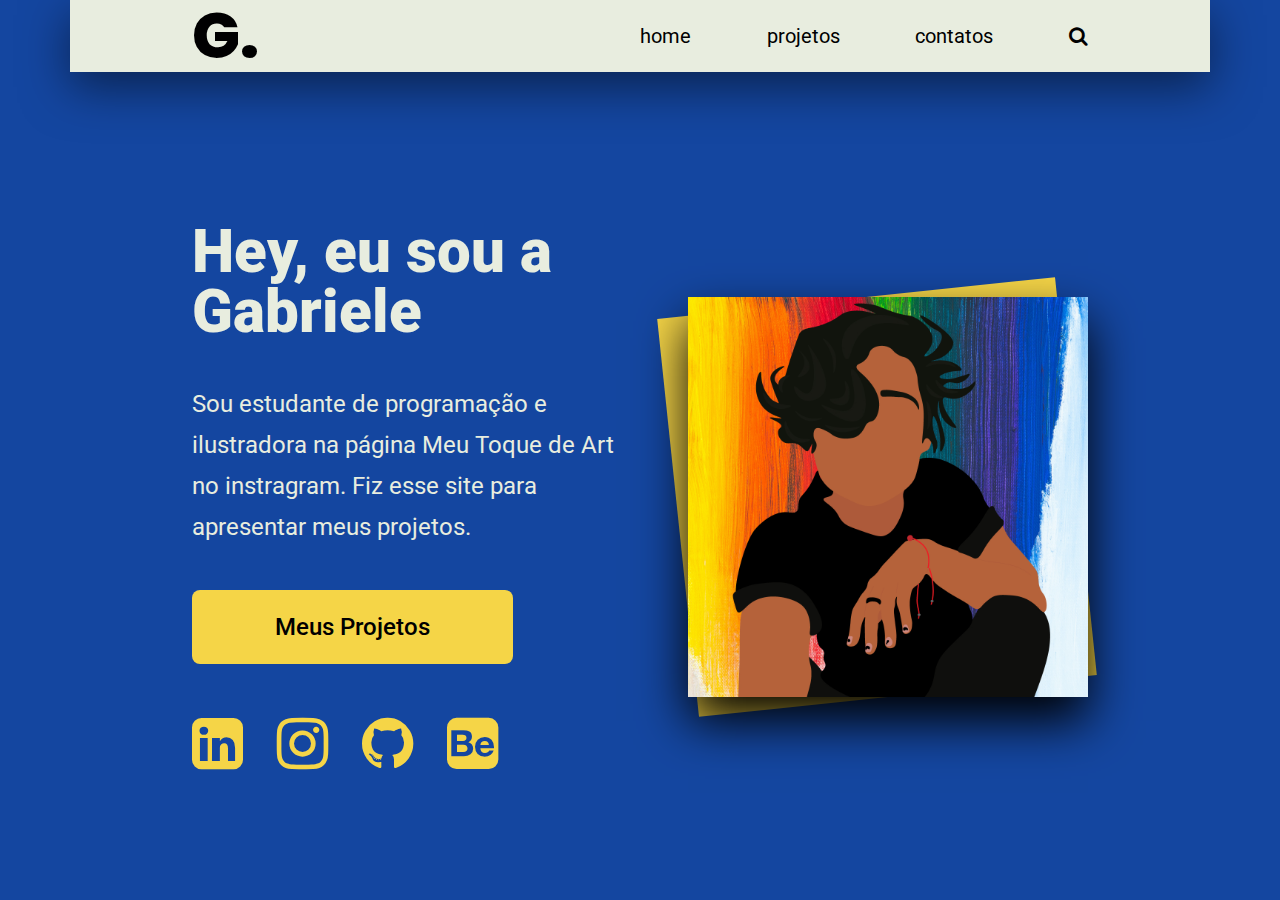
<file: index.html>
<!DOCTYPE html>
<html lang="pt-br">

<head>
    <meta charset="UTF-8">
    <meta http-equiv="X-UA-Compatible" content="IE=edge">
    <meta name="viewport" content="width=device-width, initial-scale=1.0">
    <title>Site Pessoal</title>
    <link rel="icon" href="images/gabriele.jpg" type="image/jpg">
    <link rel="stylesheet" href="css/reset.css">
    <link rel="stylesheet" href="css/style.css">
    <link rel="stylesheet" href="https://cdnjs.cloudflare.com/ajax/libs/font-awesome/4.7.0/css/font-awesome.min.css">

</head>

<body>
    <div class="container">
        <header class="cabecalho">
            <h1 class="marca">G.</h1>
            <nav class="menu">
                <ul>
                    <li><a href="index.html">home</a></li>
                    <li><a href="projetos.html">projetos</a></li>
                    <li><a href="contatos.html">contatos</a></li>
                    <li>
                        <a href="#" onclick="MostrarCampoPesquisar()"><i class="fa fa-search"></i></a>
                        <span id="campo">
                            <input type="search" placeholder="Pesquisar">
                        </span>
                    </li>
                </ul>
            </nav>
        </header>
        <main class="conteudo-principal">
            <div class="coluna-texto">
                <h2 class="texto-titulo">Hey, eu sou a Gabriele</h2>
                <p class="texto-corpo">
                    Sou estudante de programação e ilustradora na página Meu Toque de Art no instragram. Fiz esse site para apresentar meus projetos.
                </p>
                <a href="projetos.html" class="botao-principal">Meus Projetos</a>
                <ul class="redes-sociais">
                    <li><a href="https://www.linkedin.com/in/gbrielest/" target="blank"><i class="fa fa-linkedin-square"></i></a></li>
                    <li><a href="https://www.instagram.com/meutoque.art/" target="blank"><i class="fa fa-instagram"></i></a></li>
                    <li><a href="https://github.com/gbrielest" target="blank"><i class="fa fa-github"></i></a></li>
                    <li><a href="https://www.behance.net/gabrielest7531" target="blank"><i class="fa fa-behance-square"></i></a></li>
                </ul>
            </div>
            <div class="coluna-foto">
                <div class="fundo"></div>
                <img src="images/gabriele.jpg" alt="Foto da Gabriele" class="foto-perfil">
            </div>
        </main>
    </div>
    <script src="app.js"></script>
</body>

</html>
</file>
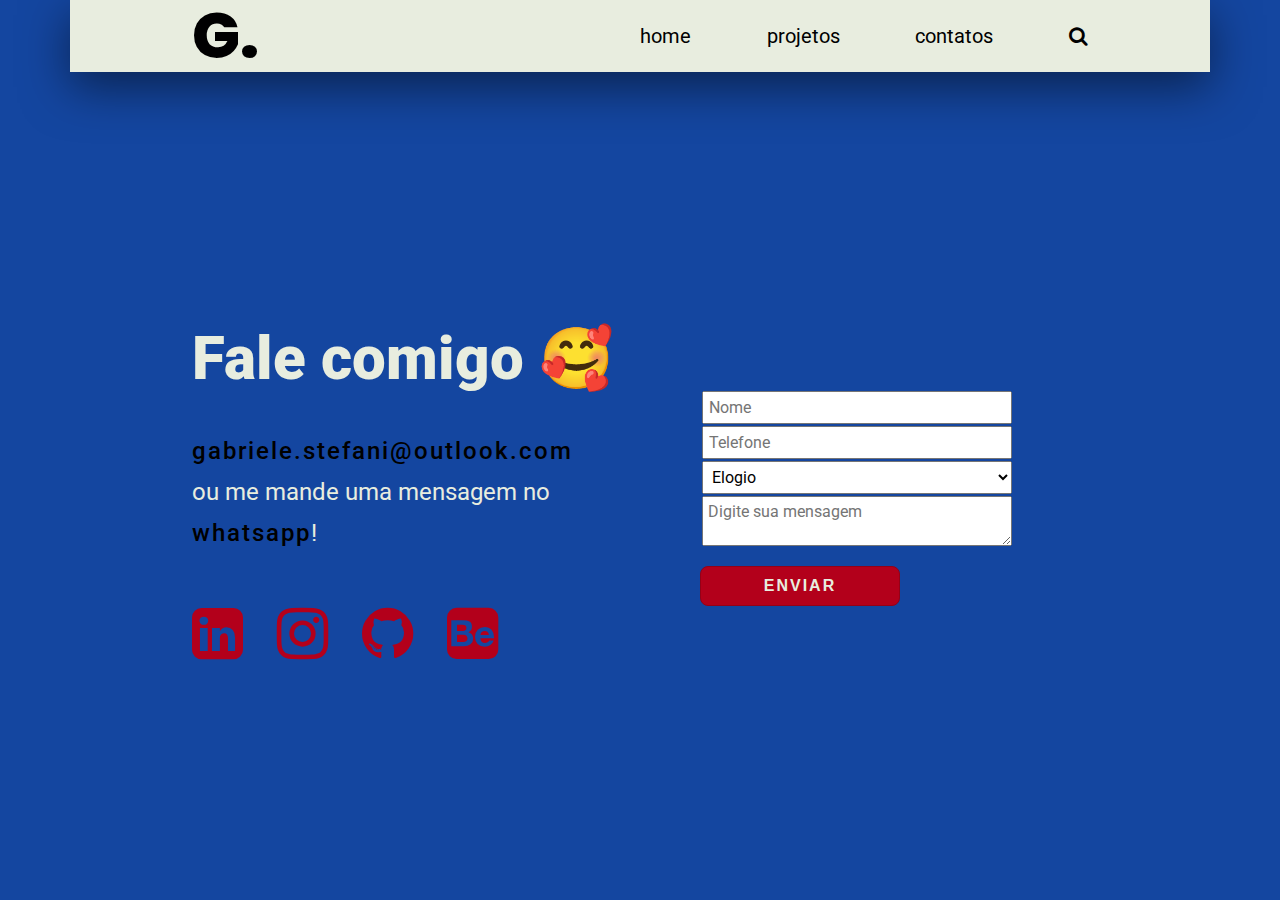
<file: contatos.html>
<!DOCTYPE html>
<html lang="pt-br">

<head>
    <meta charset="UTF-8">
    <meta http-equiv="X-UA-Compatible" content="IE=edge">
    <meta name="viewport" content="width=device-width, initial-scale=1.0">
    <title>Site Pessoal - Contatos</title>
    <link rel="icon" href="images/gabriele.jpg" type="image/jpg">
    <link rel="stylesheet" href="css/reset.css">
    <link rel="stylesheet" href="css/style.css">
    <link rel="stylesheet" href="https://cdnjs.cloudflare.com/ajax/libs/font-awesome/4.7.0/css/font-awesome.min.css">

</head>

<body>
    <div class="container">
        <header class="cabecalho">
            <h1 class="marca">G.</h1>
            <nav class="menu">
                <ul>
                    <li><a href="index.html">home</a></li>
                    <li><a href="projetos.html">projetos</a></li>
                    <li><a href="contatos.html">contatos</a></li>
                    <li>
                        <a href="#" onclick="MostrarCampoPesquisar()"><i class="fa fa-search"></i></a>
                        <span id="campo">
                            <input type="search" placeholder="Pesquisar">
                        </span>
                    </li>
                </ul>
            </nav>
        </header>
        <main class="conteudo-principal">
            <div class="coluna-texto">
                <h2 class="texto-titulo">Fale comigo 🥰</h2>
                <p class="texto-corpo texto-contato">
                    <a href="mailto:gabriele.stefani@outlook.com" target="blank"> gabriele.stefani@outlook.com</a>
                    <br>
                    ou me mande uma mensagem no <a
                        href="http://api.whatsapp.com/send?5519993155039&text=Gostaria de mais informações"
                        target="blank">whatsapp</a>!
                </p>
                <ul class="redes-sociais redes-sociais-contatos">
                    <li><a href="https://www.linkedin.com/in/gbrielest/" target="blank"><i
                                class="fa fa-linkedin-square"></i></a></li>
                    <li><a href="https://www.instagram.com/meutoque.art/" target="blank"><i
                                class="fa fa-instagram"></i></a></li>
                    <li><a href="https://github.com/gbrielest" target="blank"><i class="fa fa-github"></i></a></li>
                    <li><a href="https://www.behance.net/gabrielest7531" target="blank"><i
                                class="fa fa-behance-square"></i></a></li>
                </ul>
            </div>
            <div class="coluna-foto coluna-contato">
                <form id="formulario-contato">
                    <input id="campo-nome" placeholder="Nome">
                    <input id="campo-telefone" placeholder="Telefone">
                    <select id="campo-assunto">
                        <option value="Elogio">Elogio</option>
                        <option value="Sugestão">Sugestão</option>
                        <option value="Orçamento">Orçamento</option>
                        <option value="Outro">Outro</option>
                    </select>
                    <textarea id="campo-mensagem" placeholder="Digite sua mensagem"></textarea>
                    <button type="submit" id="botao-enviar">Enviar</button>
                </form>
            </div>
        </main>
    </div>
    <script src="app.js"></script>
</body>

</html>
</file>
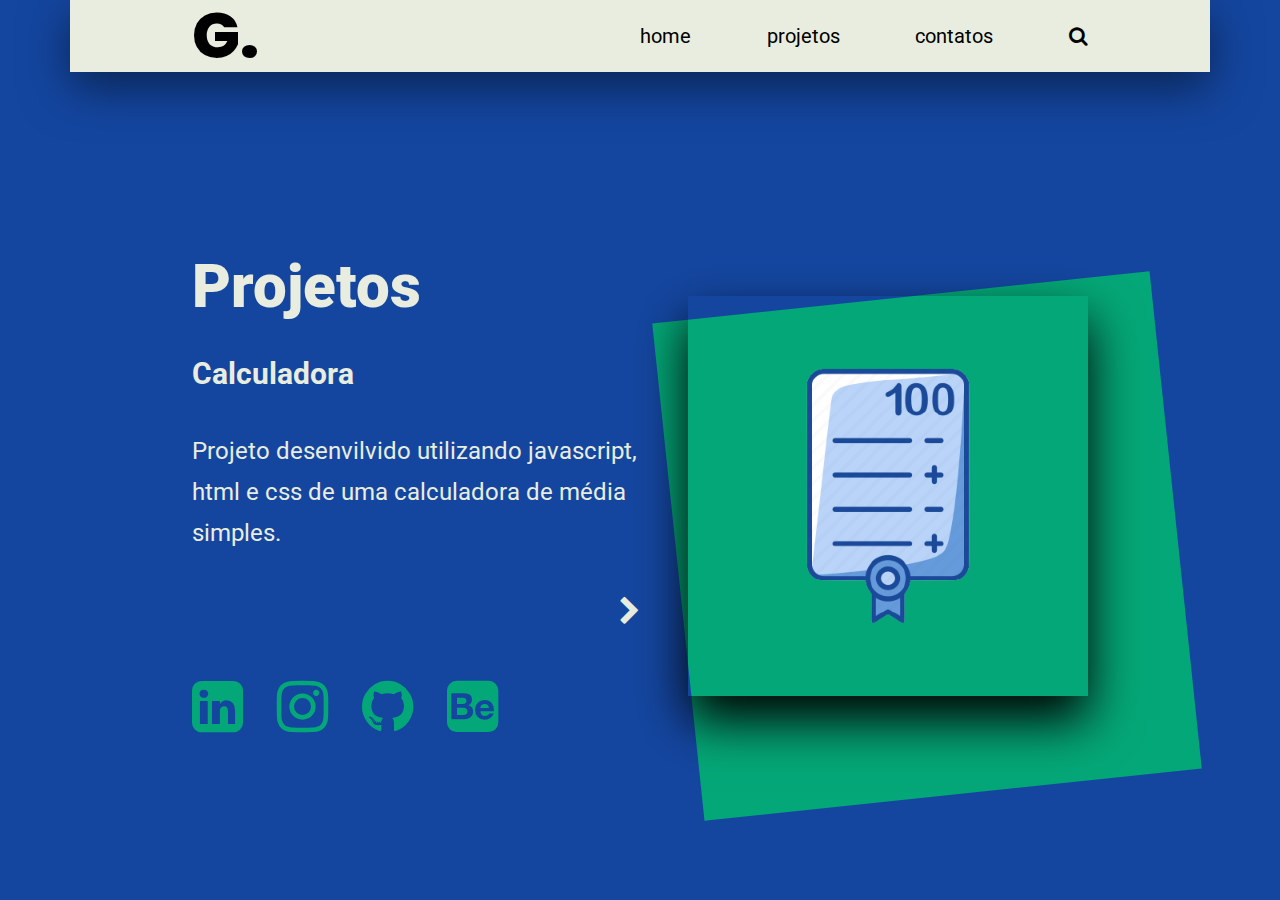
<file: projetos.html>
<!DOCTYPE html>
<html lang="pt-br">

<head>
    <meta charset="UTF-8">
    <meta http-equiv="X-UA-Compatible" content="IE=edge">
    <meta name="viewport" content="width=device-width, initial-scale=1.0">
    <title>Site Pessoal - Projetos</title>
    <link rel="icon" href="images/gabriele.jpg" type="image/jpg">
    <link rel="stylesheet" href="css/reset.css">
    <link rel="stylesheet" href="css/style.css">
    <link rel="stylesheet" href="https://cdnjs.cloudflare.com/ajax/libs/font-awesome/4.7.0/css/font-awesome.min.css">

</head>

<body>
    <div class="container">
        <header class="cabecalho">
            <h1 class="marca">G.</h1>
            <nav class="menu">
                <ul>
                    <li><a href="index.html">home</a></li>
                    <li><a href="projetos.html">projetos</a></li>
                    <li><a href="contatos.html">contatos</a></li>
                    <li>
                        <a href="#" onclick="MostrarCampoPesquisar()"><i class="fa fa-search"></i></a>
                        <span id="campo">
                            <input type="search" placeholder="Pesquisar">
                        </span>
                    </li>
                </ul>
            </nav>
        </header>
        <main class="conteudo-principal">
            <div class="coluna-texto">
                <h2 class="texto-titulo">Projetos</h2>
                <h3 class="titulo-projeto">Calculadora</h3>
                <p class="texto-corpo">
                    Projeto desenvilvido utilizando javascript, html e css de uma calculadora de média simples.
                </p>
                <p class="linha-seta">
                    <a href="#" onclick="ProximoProjeto()"><i class="fa fa-chevron-right"></i></a>
                </p>

                <ul class="redes-sociais redes-sociais-projetos">
                    <li><a href="https://www.linkedin.com/in/gbrielest/" target="blank"><i
                                class="fa fa-linkedin-square"></i></a></li>
                    <li><a href="https://www.instagram.com/meutoque.art/" target="blank"><i
                                class="fa fa-instagram"></i></a></li>
                    <li><a href="https://github.com/gbrielest" target="blank"><i class="fa fa-github"></i></a></li>
                    <li><a href="https://www.behance.net/gabrielest7531" target="blank"><i
                                class="fa fa-behance-square"></i></a></li>
                </ul>
            </div>
            <div class="coluna-foto">
                <div class="fundo-projetos"></div>
                <img src="images/calculadora.png" alt="Foto da Calculadora" class="foto-perfil">
            </div>
        </main>
    </div>
    <script src="app.js"></script>
</body>

</html>
</file>
<file: css/style.css>
@import url("https://fonts.googleapis.com/css2?family=Poppins:wght@100;200;300;400;500;600;700;800;900&family=Roboto:wght@100;300;400;500;700;900&display=swap");

/* font-family: 'Poppins', sans-serif;
font-family: 'Roboto', sans-serif; */

* {
  box-sizing: border-box;
}

body {
  font-family: "Roboto";
  background-color: #1446a0;
}

h1 {
  font-family: "Poppins";
}

@media (min-width: 1400px) {
  .container {
    max-width: 1320px;
  }
}

@media (max-width: 1399px) {
  .container {
    max-width: 1140px;
  }
}

@media (max-width: 992px) {
  .container {
    max-width: 960px;
  }
}

@media (max-width: 768px) {
  .container {
    max-width: 720px;
  }
}

@media (max-width: 576px) {
  .container {
    max-width: 570px;
  }
}

.container {
  width: 100%;
  margin: 0 auto;
}

.cabecalho {
  background-color: #e8eddf;
  height: 72px;
  display: flex;
  justify-content: space-between;
  align-items: center;
  padding-left: 122px;
  padding-right: 122px;
  box-shadow: rgb(0, 0, 0, 0.5) 0 15px 48px 0;
}

.marca {
  font-size: 64px;
  font-weight: 800;
}

.menu ul {
  display: flex;
  align-items: center;
  justify-content: space-between;
  width: 448px;
}

.menu ul li a {
  text-decoration: none;
  color: #000;
  font-size: 20px;
  transition: all 0.5s ease;
}

.menu ul li a:hover {
  color: #1446a0;
}

@media (max-width: 768px) {
  .cabecalho {
    padding: 50px;
  }

  .menu ul {
    width: 270px;
  }
}

@media (max-width: 576px) {
  .cabecalho {
    padding: 10px;
    display: block;
    height: 100%;
    text-align: center;
  }

  .menu ul {
    width: 100%;
    display: block;
  }

  .marca img {
    font-size: 74px;
  }

  .menu ul a {
    padding-top: 5px;
    padding-bottom: 5px;
    display: block;
  }
}

.conteudo-principal {
  display: flex;
  justify-content: space-between;
  align-items: center;
  padding-left: 122px;
  padding-right: 122px;
  min-height: 700px;
}

.coluna-texto,
.coluna-foto {
  width: 50%;
  padding-top: 150px;
}

.texto-titulo {
  font-size: 64px;
  font-weight: 900;
  font-family: "Roboto";
  color: #e8eddf;
}

.texto-corpo {
  font-size: 24px;
  font-weight: 400;
  font-family: "Roboto";
  line-height: 41px;
  color: #e8eddf;
  margin-top: 42px;
  margin-bottom: 42px;
}

.botao-principal {
  display: inline-block;
  text-align: center;
  padding: 25px 83px;
  background-color: #f5d547;
  border-radius: 8px;
  font-size: 24px;
  color: #000;
  font-weight: 500;
  text-decoration: none;
  transition: all 1.5s ease;
}

.botao-principal:hover {
  background: linear-gradient(
    rgba(225, 225, 225, 0.2),
    rgba(225, 225, 225, 0.2)
  );
  border: none;
  color: #e8eddf;
  box-shadow: rgb(0, 0, 0, 0.5) 0 15px 48px 0;
}

.coluna-foto {
  text-align: right;
}

.foto-perfil {
  width: 500px;
  height: 500px;
  object-fit: cover;
  box-shadow: #000 0 24px 48px 0;
  filter: grayscale(0);
  transition: all 0.8s ease;
}

.foto-perfil:hover {
  transform: rotate(-6deg);
  filter: grayscale(0.5);
}

.fundo {
  transform: translateX(37px) rotate(-6deg);
  width: 500px;
  height: 500px;
  background-color: #f5d547;
  position: absolute;
  z-index: -10;
}

.redes-sociais {
  display: flex;
  margin-top: 76px;
}

.redes-sociais a {
  font-size: 60px;
  color: #f5d547;
  padding-right: 34px;
  transition: all 1.5s ease;
}

.redes-sociais a:hover {
  color: #e8eddf;
}

@media (max-width: 1399px) {
  .texto-titulo {
    font-size: 60px;
  }

  .foto-perfil {
    width: 400px;
    height: 400px;
  }

  .fundo,
  .fundo-projetos {
    width: 400px;
    height: 400px;
  }

  .redes-sociais {
    margin-top: 50px;
  }
}

@media (max-width: 992px) {
  .texto-titulo {
    font-size: 50px;
  }

  .foto-perfil {
    width: 300px;
    height: 300px;
  }

  .fundo,
  .fundo-projetos {
    width: 300px;
    height: 300px;
    transform: translate(50px) rotate(-6deg);
  }

  .texto-corpo {
    line-height: 25px;
    font-size: 20px;
  }

  .botao-principal {
    padding: 27px 10px;
    width: 100%;
  }

  .redes-sociais {
    margin-top: 30px;
  }
}

@media (max-width: 768px) {
  .foto-perfil {
    width: 100%;
    max-width: 450px;
    height: auto;
  }

  .fundo,
  .fundo-projetos {
    display: none;
  }

  .conteudo-principal {
    flex-flow: column-reverse;
    padding: 20px;
  }

  .coluna-foto {
    text-align: center;
  }

  .coluna-foto,
  .coluna-texto {
    width: 100%;
    padding-top: 50px;
  }

  .texto-titulo {
    text-align: center;
    margin-top: 20px;
  }

  .texto-corpo {
    text-align: center;
    font-size: 18px;
    margin-top: 10px;
  }

  .redes-sociais {
    margin-top: 50px;
    justify-content: center;
    padding: 0;
  }

  .redes-sociais a {
    padding: 15px;
  }

  #campo {
    top: 0px;
    right: 100px;
  }
}

#campo {
  position: absolute;
  top: 74px;
  right: 100px;
  display: none;
}

#campo input {
  font-size: 18px;
  border-radius: 2px;
  padding: 5px;
  border: 0;
}

.titulo-projeto {
  font-size: 30px;
  font-weight: bold;
  color: #e8eddf;
  margin-top: 42px;
}

.linha-seta {
  text-align: right;
}

.linha-seta a {
  margin-left: 50px;
  font-size: 30px;
  color: #e8eddf;
  transition: all 1.5s ease;
}

.linha-seta a:hover {
  font-size: 30px;
  color: #04a777;
  transition: all 1s ease;
}

.fundo-projetos {
  transform: translateX(37px) rotate(-6deg);
  width: 500px;
  height: 500px;
  background-color: #04a777;
  position: absolute;
  z-index: -10;
}

.texto-contato a {
  color: #000;
  text-decoration: none;
  font-weight: 500;
  letter-spacing: 2px;
  transition: all 1s ease;
}

.texto-contato a:hover {
  color: #b3001b;
}

.redes-sociais-contatos a {
  color: #b3001b;
}

.redes-sociais-projetos a {
  color: #04a777;
}

#formulario-contato input,
#formulario-contato select,
#formulario-contato textarea {
  display: block;
  width: 80%;
  font-size: 16px;
  font-family: 'Roboto';
  padding: 5px;
  margin: 2px;
}

#formulario-contato button {
  font-size: 16px;
  padding: 10px;
  text-align: center;
  width: 200px;
  background-color: #b3001b;
  border: 1px solid #940117;
  color: #e8eddf;
  border-radius: 8px;
  font-weight: 600;
  text-transform: uppercase;
  letter-spacing: 2px;
  margin-top: 20px;
  display: block;
  cursor: pointer;
  transition: all 1.0s ease;
}

#formulario-contato button:hover {
  background: linear-gradient(
    rgba(225, 225, 225, 0.2),
    rgba(225, 225, 225, 0.2)
  );
  border: none;
  color: #e8eddf;
  box-shadow: rgb(0, 0, 0, 0.5) 0 15px 48px 0;
}

.coluna-contato {
  padding-left: 60px;
}
</file>
